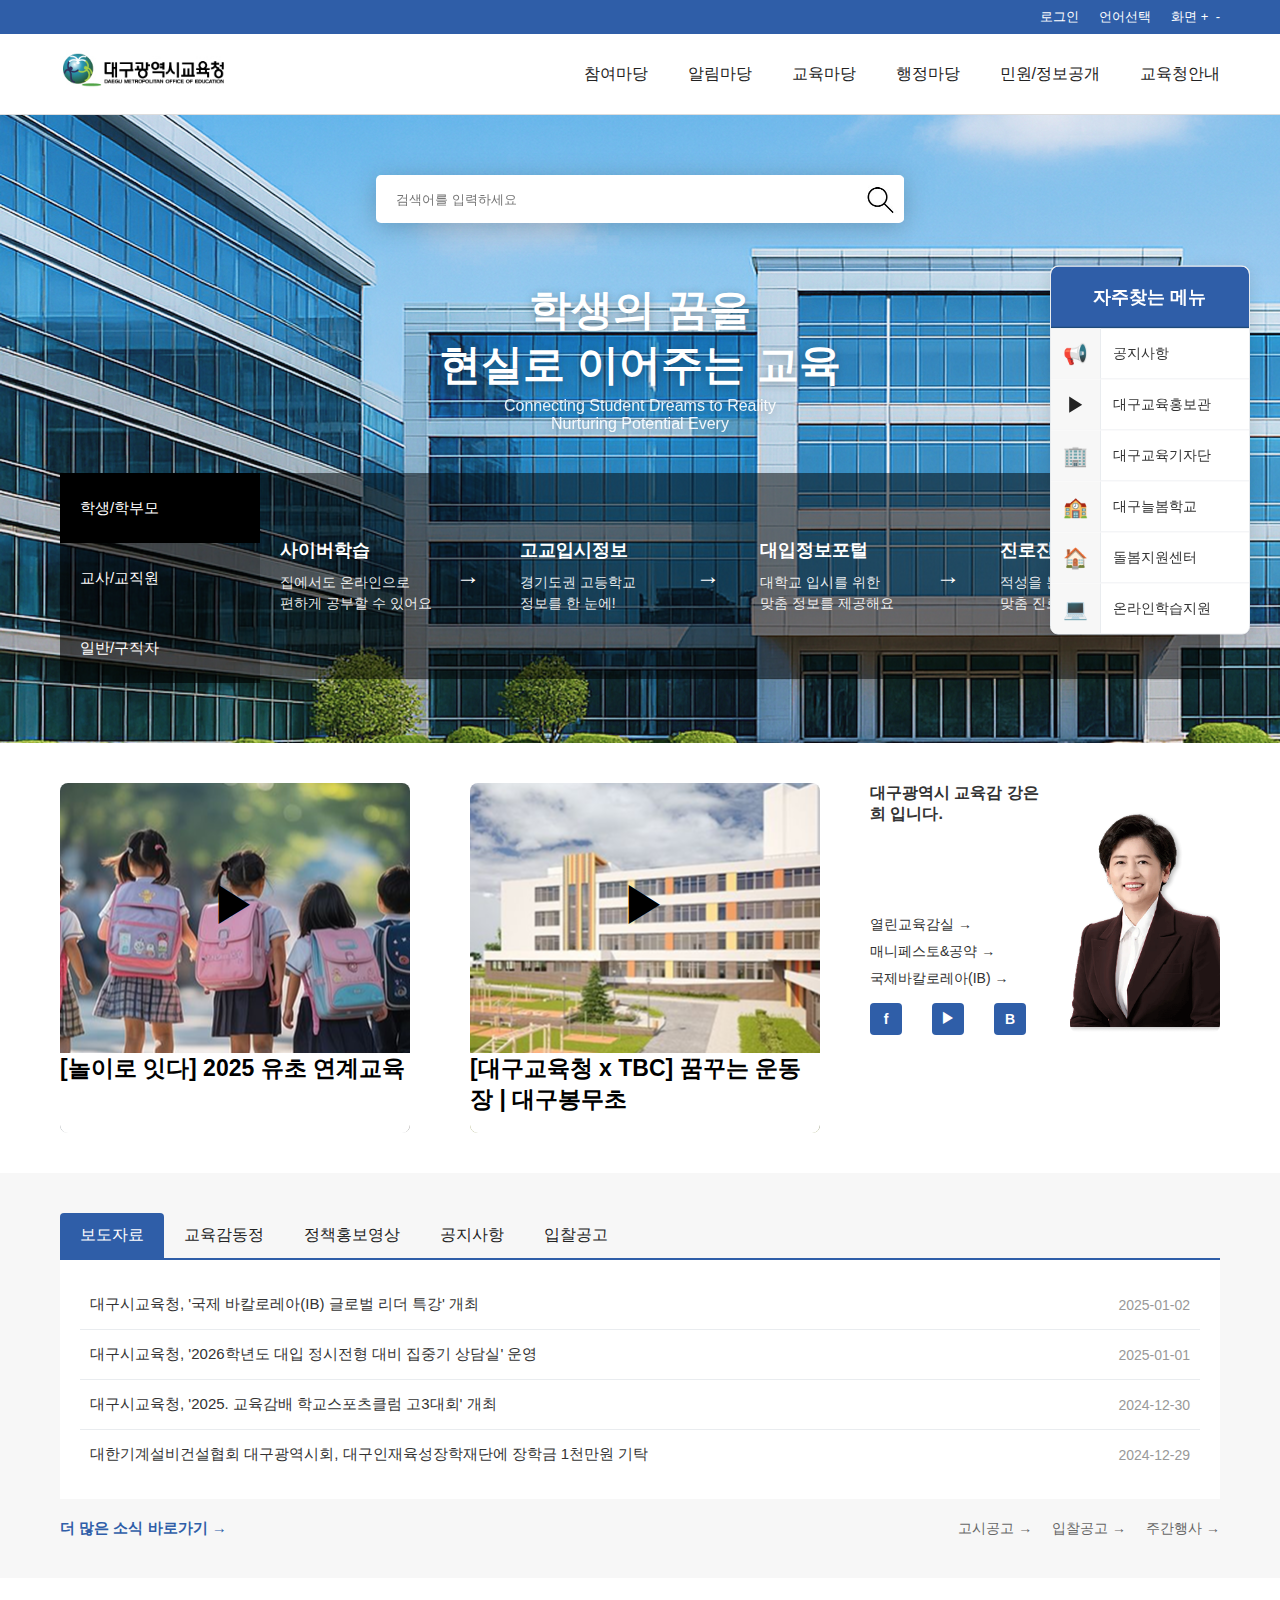
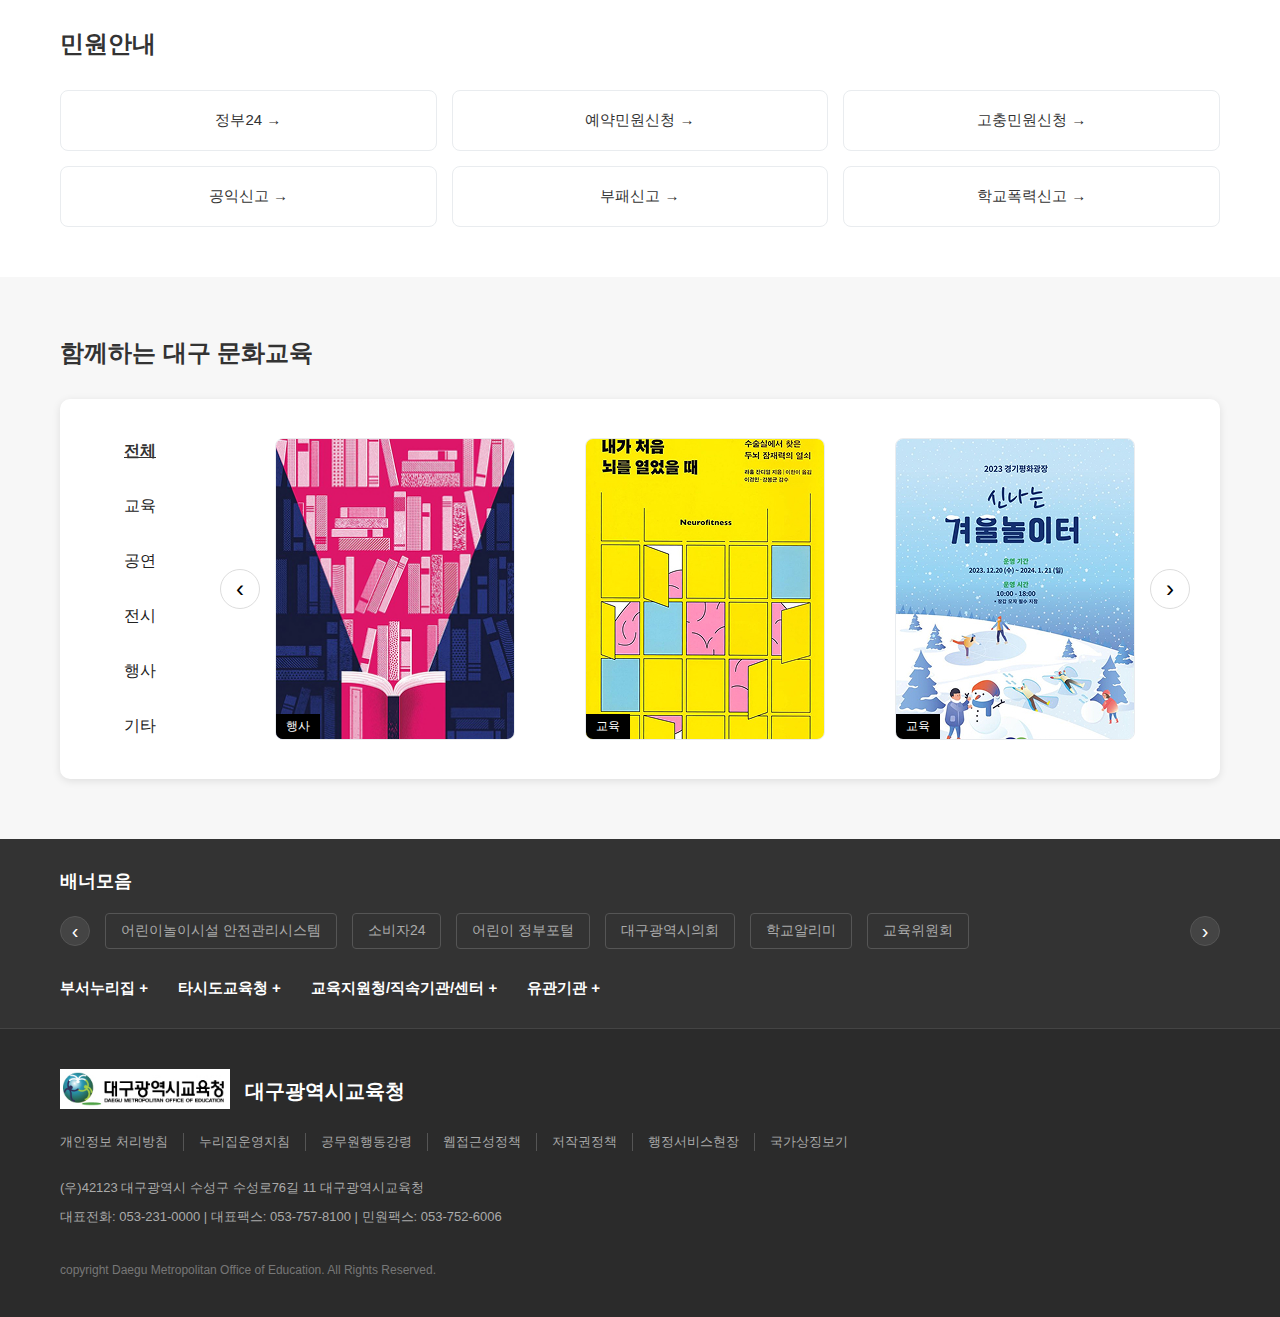
<file: index.html>
<!DOCTYPE html>
<html lang="ko">

<head>
    <!-- 문서 메타 정보 -->
    <meta charset="UTF-8">
    <meta name="viewport" content="width=device-width, initial-scale=1.0">
    <title>대구광역시교육청</title>
    <!-- 스타일시트 및 스크립트 연결 -->
    <link rel="stylesheet" href="css/style.css">
    <script src="script/script.js" defer></script>
</head>

<body>
    <!-- 전체 래퍼 -->
    <div id="wrap">

        <!-- 상단 유틸리티 바 (로그인, 언어선택, 화면크기 조절) -->
        <div class="top-bar">
            <div class="container">
                <ul>
                    <li><a href="#">로그인</a></li>
                    <li><a href="#">언어선택</a></li>
                    <li>화면&nbsp;<a href="#">+</a>&nbsp;&nbsp;<a href="#">-</a></li>
                </ul>
            </div>
        </div>

        <!-- 헤더 영역 (로고 및 메인 네비게이션) -->
        <header id="header">
            <div class="container header-inner">
                <!-- 로고 -->
                <h1 class="logo">
                    <a href="index.html">
                        <img src="images/logo.jpg" alt="로고">
                    </a>
                </h1>

                <!-- 메인 네비게이션 메뉴 -->
                <nav class="manu">
                    <ul>
                        <li class="has-submenu" data-menu="참여마당">
                            <a href="SUB.html">참여마당</a>
                        </li>
                        <li class="has-submenu" data-menu="알림마당">
                            <a href="SUB.html">알림마당</a>
                        </li>
                        <li class="has-submenu" data-menu="교육마당">
                            <a href="SUB.html">교육마당</a>
                        </li>
                        <li class="has-submenu" data-menu="행정마당">
                            <a href="SUB.html">행정마당</a>
                        </li>
                        <li class="has-submenu" data-menu="민원/정보공개">
                            <a href="SUB.html">민원/정보공개</a>
                        </li>
                        <li class="has-submenu" data-menu="교육청안내">
                            <a href="SUB.html">교육청안내</a>
                        </li>
                    </ul>
                    <!-- 서브메뉴 컨테이너 (고정 위치, 내용은 동적으로 변경) -->
                    <div class="submenu-container">
                        <div class="submenu">
                            <div class="submenu-grid" id="submenu-content">
                                <!-- 내용은 JavaScript로 동적으로 채워짐 -->
                            </div>
                        </div>
                    </div>
                </nav>
                <!-- 모바일 햄버거 메뉴 버튼 -->
                <button class="menu-toggle" aria-label="메뉴">
                    <span>-</span>
                    <span></span>
                    <span>-</span>
                </button>
            </div>
        </header>

        <!-- 메인 콘텐츠 영역 -->
        <main>
            <!-- 메인 비주얼 섹션 (히어로 섹션 - 배경 이미지와 메인 콘텐츠) -->
            <section class="main-visual">
                <div class="container">
                    <!-- 검색창 영역 -->
                    <div class="search-box">
                        <input type="text" placeholder="검색어를 입력하세요">
                        <img src="./images/eheqhrl.jpg" usemap="#iconMap" alt="icons">

                        <map name="iconMap">
                            <area shape="rect" coords="3,3,88,82" href="#" alt="search">
                        </map>

                    </div>

                    <!-- 메인 타이틀 텍스트 영역 -->
                    <div class="visual-text">
                        <p class="title">학생의 꿈을<br>
                            현실로 이어주는 교육</p>
                        <p class="title-e">Connecting Student Dreams to Reality<br>
                            Nurturing Potential Every</p>
                    </div>

                    <!-- 대상별 메뉴 및 빠른 링크 래퍼 -->
                    <div class="target-menu-wrapper">
                        <!-- 대상별 메뉴 버튼 (학생/학부모, 교사/교직원, 일반/구직자) -->
                        <div class="target-menu">
                            <button class="target-btn active" data-target="student">학생/학부모</button>
                            <button class="target-btn" data-target="teacher">교사/교직원</button>
                            <button class="target-btn" data-target="general">일반/구직자</button>
                        </div>

                        <!-- 빠른 링크 서브 메뉴 (사이버학습, 고교입시정보, 대입정보포털, 진로진학지원) -->
                        <div class="quick-links-submenu">
                            <div class="quick-links-grid">
                                <article class="quick-link-card">
                                    <h3>사이버학습</h3>
                                    <p>집에서도 온라인으로<br>편하게 공부할 수 있어요</p>
                                    <span class="arrow">→</span>
                                </article>

                                <article class="quick-link-card">
                                    <h3>고교입시정보</h3>
                                    <p>경기도권 고등학교<br>정보를 한 눈에!</p>
                                    <span class="arrow">→</span>
                                </article>

                                <article class="quick-link-card">
                                    <h3>대입정보포털</h3>
                                    <p>대학교 입시를 위한<br>맞춤 정보를 제공해요</p>
                                    <span class="arrow">→</span>
                                </article>

                                <article class="quick-link-card">
                                    <h3>진로진학지원</h3>
                                    <p>적성을 분석하여<br>맞춤 진로를 설정해요</p>
                                    <span class="arrow">→</span>
                                </article>
                            </div>
                        </div>
                    </div>

                </div>
            </section>

            <!-- 메인 정보 섹션 (비디오 카드 및 교육감 소개) -->
            <section class="main-info">
                <div class="container info-inner">

                    <!-- 비디오 카드 영역 (홍보 영상 카드 2개) -->
                    <div class="info-cards">
                        <article class="info-card">
                            <a href="#"><span class="play">▶</span></a>
                            <p class="card-title">[놀이로 잇다] 2025 유초 연계교육</p>
                        </article>

                        <article class="info-card">
                            <a href="#"><span class="play">▶</span></a>
                            <p class="card-title">[대구교육청 x TBC] 꿈꾸는 운동장 | 대구봉무초</p>
                        </article>
                    </div>

                    <!-- 교육감 소개 영역 (사이드바) -->
                    <aside class="info-director">
                        <div class="director-content">
                            <div class="director-wrap">
                                <p class="director-text">대구광역시 교육감 강은희 입니다.</p>
                                <ul class="director-menu">
                                    <li><a href="#">열린교육감실 →</a></li>
                                    <li><a href="#">매니페스토&공약 →</a></li>
                                    <li><a href="#">국제바칼로레아(IB) →</a></li>
                                </ul>
                                <div class="social-icons">
                                    <a href="#" class="social-icon">f</a>
                                    <a href="#" class="social-icon">▶</a>
                                    <a href="#" class="social-icon">B</a>
                                </div>
                            </div>
                            <img src="images/director.png" alt="교육감">
                        </div>
                    </aside>
                </div>
            </section>

            <!-- 자주 찾는 메뉴 섹션 (공지사항, 대구교육홍보관 등) -->
            <aside class="frequent-menu">
                <h2>자주찾는 메뉴</h2>
                <!-- 자주 찾는 메뉴 리스트 -->
                <ul class="frequent-menu-list">
                    <li>
                        <span class="menu-icon">📢</span>
                        <a href="#">공지사항</a>
                    </li>
                    <li>
                        <span class="menu-icon">▶</span>
                        <a href="#">대구교육홍보관</a>
                    </li>
                    <li>
                        <span class="menu-icon">🏢</span>
                        <a href="#">대구교육기자단</a>
                    </li>
                    <li>
                        <span class="menu-icon">🏫</span>
                        <a href="#">대구늘봄학교</a>
                    </li>
                    <li>
                        <span class="menu-icon">🏠</span>
                        <a href="#">돌봄지원센터</a>
                    </li>
                    <li>
                        <span class="menu-icon">💻</span>
                        <a href="#">온라인학습지원</a>
                    </li>
                </ul>
            </aside>

            <!-- 공지사항 및 보도자료 섹션 -->
            <section class="notice-area">
                <div class="container">
                    <!-- 공지사항 탭 메뉴 -->
                    <ul class="notice-tabs">
                        <li class="active">보도자료</li>
                        <li>교육감동정</li>
                        <li>정책홍보영상</li>
                        <li>공지사항</li>
                        <li>입찰공고</li>
                    </ul>

                    <!-- 공지사항 리스트 -->
                    <ul class="notice-list">
                        <li>
                            <a href="#">대구시교육청, '국제 바칼로레아(IB) 글로벌 리더 특강' 개최</a>
                            <span class="date">2025-01-02</span>
                        </li>
                        <li>
                            <a href="#">대구시교육청, '2026학년도 대입 정시전형 대비 집중기 상담실' 운영</a>
                            <span class="date">2025-01-01</span>
                        </li>
                        <li>
                            <a href="#">대구시교육청, '2025. 교육감배 학교스포츠클럼 고3대회' 개최</a>
                            <span class="date">2024-12-30</span>
                        </li>
                        <li>
                            <a href="#">대한기계설비건설협회 대구광역시회, 대구인재육성장학재단에 장학금 1천만원 기탁</a>
                            <span class="date">2024-12-29</span>
                        </li>
                    </ul>

                    <!-- 공지사항 더보기 및 관련 링크 -->
                    <div class="notice-more">
                        <a href="#">더 많은 소식 바로가기 →</a>
                        <div class="notice-links">
                            <a href="#">고시공고 →</a>
                            <a href="#">입찰공고 →</a>
                            <a href="#">주간행사 →</a>
                        </div>
                    </div>

                </div>
            </section>

            <!-- 민원안내 섹션 (정부24, 예약민원신청 등) -->
            <section class="civil-area">
                <div class="container">

                    <h2>민원안내</h2>

                    <!-- 민원 서비스 리스트 -->
                    <ul class="civil-list">
                        <li><a href="#">정부24 →</a></li>
                        <li><a href="#">예약민원신청 →</a></li>
                        <li><a href="#">고충민원신청 →</a></li>
                        <li><a href="#">공익신고 →</a></li>
                        <li><a href="#">부패신고 →</a></li>
                        <li><a href="#">학교폭력신고 →</a></li>
                    </ul>

                </div>
            </section>

            <!-- 문화교육 섹션 (대구 문화교육 프로그램 소개) -->
            <section class="culture-area">
                <div class="container">

                    <h2>함께하는 대구 문화교육</h2>

                    <div class="culture-wrap">
                        <div class="culture-content">
                            <!-- 문화교육 카테고리 탭 -->
                            <ul class="culture-category">
                                <li class="active">전체</li>
                                <li>교육</li>
                                <li>공연</li>
                                <li>전시</li>
                                <li>행사</li>
                                <li>기타</li>
                            </ul>

                            <!-- 문화교육 슬라이더 -->
                            <div class="culture-slider">
                                <button class="slider-btn prev">‹</button>
                                <!-- 문화교육 카드 래퍼 -->
                                <div class="culture-cards-wrapper">
                                    <article class="culture-card">
                                        <div class="culture-card-img">
                                            <div class="culture-overlay-container">
                                                <span class="culture-category-tag">행사</span>
                                                <div class="culture-card-overlay">
                                                    <div class="overlay-content">
                                                        <p class="overlay-period">기간: 2025.12.01 - 2025.12.31</p>
                                                        <p class="overlay-location">장소: 달성도서관</p>
                                                        <p class="overlay-target">대상: 영유아 및 초등학생</p>
                                                        <button class="overlay-more-btn">더보기 +</button>
                                                    </div>
                                                </div>
                                            </div>
                                        </div>
                                    </article>
                                    <article class="culture-card">
                                        <div class="culture-card-img">
                                            <div class="culture-overlay-container">
                                                <span class="culture-category-tag">교육</span>
                                                <div class="culture-card-overlay">
                                                    <div class="overlay-content">
                                                        <p class="overlay-period">기간: 2026.01.10 - 2026.02.28</p>
                                                        <p class="overlay-location">장소: 서부도서관</p>
                                                        <p class="overlay-target">대상: 초등학생1~5학년</p>
                                                        <button class="overlay-more-btn">더보기 +</button>
                                                    </div>
                                                </div>
                                            </div>
                                        </div>
                                    </article>
                                    <article class="culture-card">
                                        <div class="culture-card-img">
                                            <div class="culture-overlay-container">
                                                <span class="culture-category-tag">교육</span>
                                                <div class="culture-card-overlay">
                                                    <div class="overlay-content">
                                                        <p class="overlay-period">기간: 2026.01.10 - 2026.02.21</p>
                                                        <p class="overlay-location">장소: 서부도서관</p>
                                                        <p class="overlay-target">대상: 지역주민</p>
                                                        <button class="overlay-more-btn">더보기 +</button>
                                                    </div>
                                                </div>
                                            </div>
                                        </div>
                                    </article>
                                </div>
                                <button class="slider-btn next">›</button>
                            </div>
                        </div>
                    </div>

                </div>
            </section>

        </main>

        <!-- 푸터 영역 -->
        <footer id="footer">
            <!-- 푸터 상단 영역 (배너 및 링크 그룹) -->
            <div class="footer-top">
                <div class="container">
                    <h3>배너모음</h3>
                    <!-- 배너 슬라이더 -->
                    <div class="banner-slider">
                        <button class="banner-btn prev">‹</button>
                        <!-- 배너 리스트 -->
                        <div class="banner-list">
                            <a href="#">어린이놀이시설 안전관리시스템</a>
                            <a href="#">소비자24</a>
                            <a href="#">어린이 정부포털</a>
                            <a href="#">대구광역시의회</a>
                            <a href="#">학교알리미</a>
                            <a href="#">교육위원회</a>
                        </div>
                        <button class="banner-btn next">›</button>
                    </div>
                    <!-- 푸터 링크 그룹 -->
                    <div class="footer-links">
                        <div class="footer-link-group">
                            <h4>부서누리집 +</h4>
                        </div>
                        <div class="footer-link-group">
                            <h4>타시도교육청 +</h4>
                        </div>
                        <div class="footer-link-group">
                            <h4>교육지원청/직속기관/센터 +</h4>
                        </div>
                        <div class="footer-link-group">
                            <h4>유관기관 +</h4>
                        </div>
                    </div>
                </div>
            </div>
            <!-- 푸터 하단 영역 (로고, 정책 링크, 연락처 정보) -->
            <div class="footer-bottom">
                <div class="container">
                    <div class="footer-info">
                        <!-- 푸터 로고 -->
                        <div class="footer-logo">
                            <a href="index.html">
                                <img src="images/logo.jpg" alt="대구광역시교육청">
                            </a>
                            <h2>대구광역시교육청</h2>
                        </div>
                        <!-- 정책 링크 -->
                        <div class="footer-policy">
                            <a href="#">개인정보 처리방침</a>
                            <a href="#">누리집운영지침</a>
                            <a href="#">공무원행동강령</a>
                            <a href="#">웹접근성정책</a>
                            <a href="#">저작권정책</a>
                            <a href="#">행정서비스현장</a>
                            <a href="#">국가상징보기</a>
                        </div>
                        <!-- 연락처 정보 -->
                        <div class="footer-contact">
                            <p>(우)42123 대구광역시 수성구 수성로76길 11 대구광역시교육청</p>
                            <p>대표전화: 053-231-0000 | 대표팩스: 053-757-8100 | 민원팩스: 053-752-6006</p>
                        </div>
                        <!-- 저작권 정보 -->
                        <p class="copyright">copyright Daegu Metropolitan Office of Education. All Rights Reserved.</p>
                    </div>
                </div>
            </div>
</file>
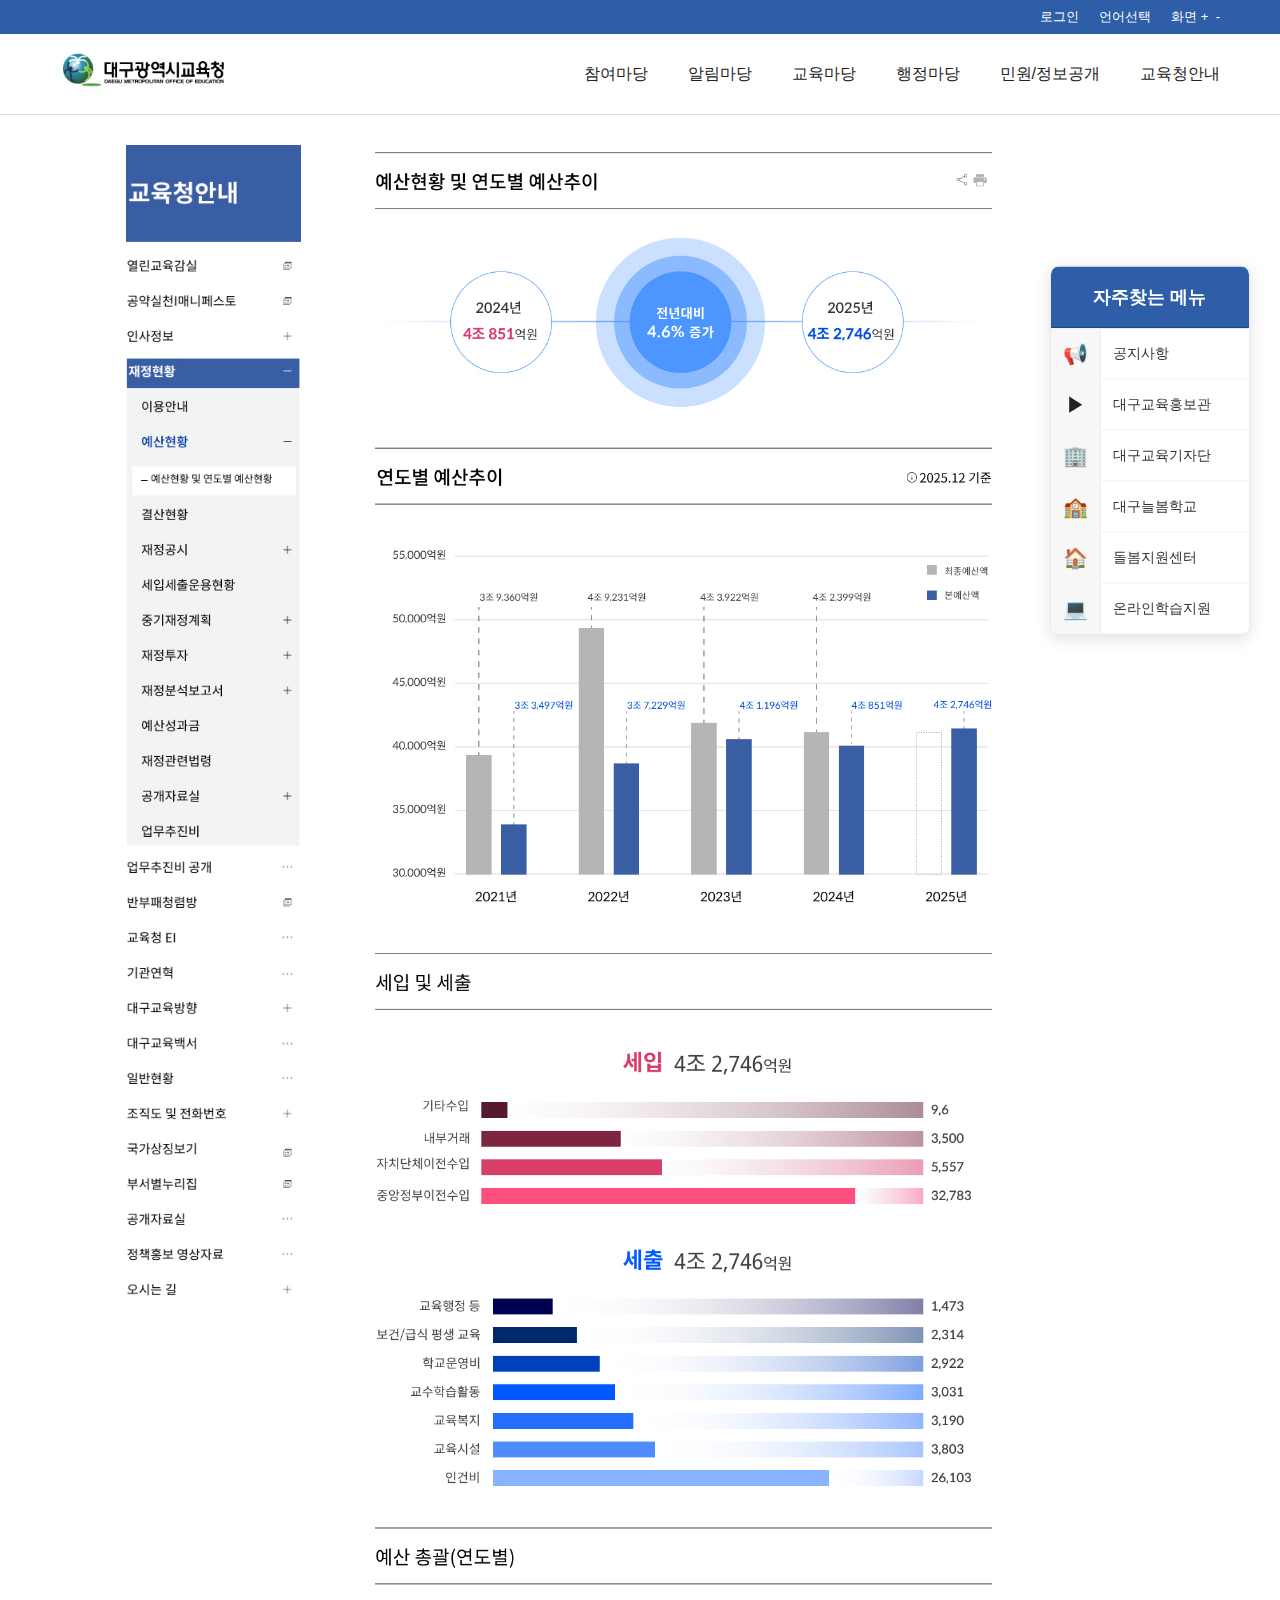
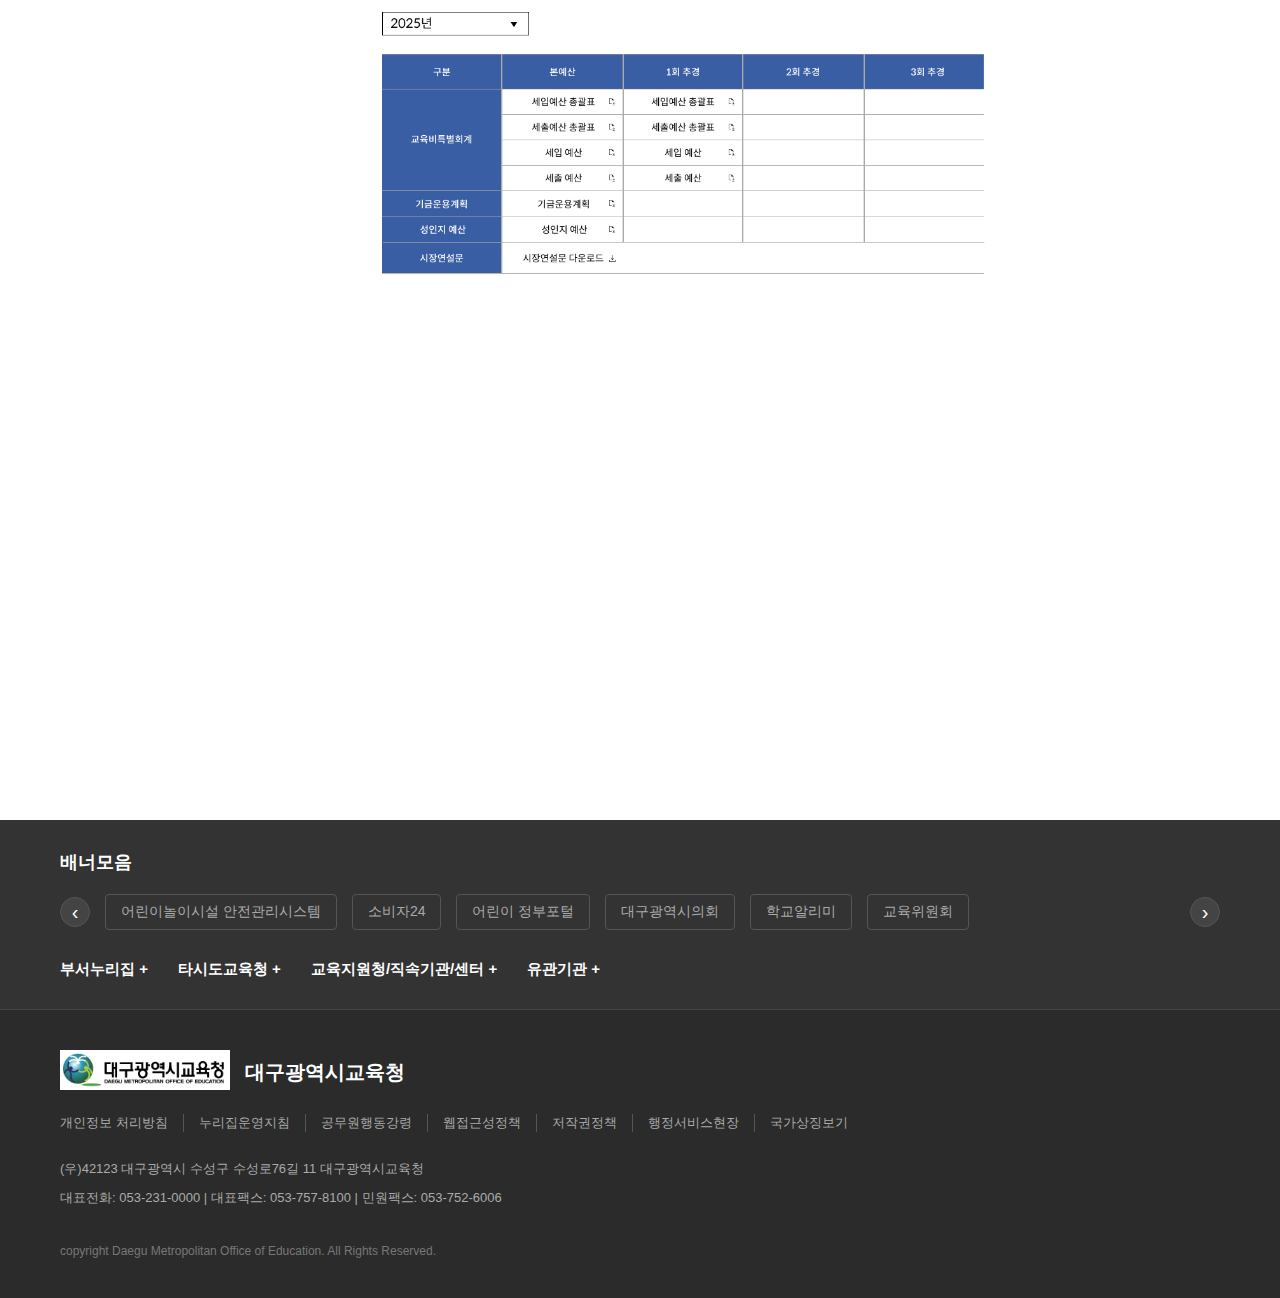
<file: SUB.html>
<!DOCTYPE html>
<html lang="ko">
<head>
    <meta charset="UTF-8">
    <meta name="viewport" content="width=device-width, initial-scale=1.0">
    <title>예산현황 및 연도별 예산추이</title>
    <link rel="stylesheet" href="css/style.css">
    <link rel="stylesheet" href="css/style2.css">
    <script src="script/script.js" defer></script>
</head>
<body>
    <!-- 전체 래퍼 -->
    <div id="wrap">
        <!-- 상단 유틸리티 바 (로그인, 언어선택, 화면크기 조절) -->
        <div class="top-bar">
            <div class="container">
                <ul>
                    <li><a href="#">로그인</a></li>
                    <li><a href="#">언어선택</a></li>
                    <li>화면&nbsp;<a href="#">+</a>&nbsp;&nbsp;<a href="#">-</a></li>
                </ul>
            </div>
        </div>

        <!-- 헤더 영역 (로고 및 메인 네비게이션) -->
        <header id="header">
            <div class="container header-inner">
                <!-- 로고 -->
                <h1 class="logo">
                    <a href="index.html">
                        <img src="images/logo.jpg" alt="로고">
                    </a>
                </h1>

                <!-- 메인 네비게이션 메뉴 -->
                <nav class="manu">
                    <ul>
                        <li class="has-submenu" data-menu="참여마당">
                            <a href="#">참여마당</a>
                        </li>
                        <li class="has-submenu" data-menu="알림마당">
                            <a href="#">알림마당</a>
                        </li>
                        <li class="has-submenu" data-menu="교육마당">
                            <a href="#">교육마당</a>
                        </li>
                        <li class="has-submenu" data-menu="행정마당">
                            <a href="#">행정마당</a>
                        </li>
                        <li class="has-submenu" data-menu="민원/정보공개">
                            <a href="#">민원/정보공개</a>
                        </li>
                        <li class="has-submenu" data-menu="교육청안내">
                            <a href="#">교육청안내</a>
                        </li>
                    </ul>
                    <!-- 서브메뉴 컨테이너 (고정 위치, 내용은 동적으로 변경) -->
                    <div class="submenu-container">
                        <div class="submenu">
                            <div class="submenu-grid" id="submenu-content">
                                <!-- 내용은 JavaScript로 동적으로 채워짐 -->
                            </div>
                        </div>
                    </div>
                </nav>
                <!-- 모바일 햄버거 메뉴 버튼 -->
                <button class="menu-toggle" aria-label="메뉴">
                    <span></span>
                    <span></span>
                    <span></span>
                </button>
            </div>
        </header>

        <!-- 메인 콘텐츠 영역 -->
        <main id="main-content">
            <div class="container main-wrapper">
                <!-- 왼쪽 사이드바 (이미지) -->
                <aside class="left-sidebar">
                    <img src="images2/15_03.jpg" alt="왼쪽 사이드바">
                </aside>

                <!-- 중앙 메인 콘텐츠 (이미지) -->
                <section class="main-content-area">
                    <img src="images2/15_04.jpg" alt="메인 콘텐츠">
                </section>
            </div>

            <!-- 자주 찾는 메뉴 섹션 (공지사항, 대구교육홍보관 등) -->
            <aside class="frequent-menu">
                <h2>자주찾는 메뉴</h2>
                <!-- 자주 찾는 메뉴 리스트 -->
                <ul class="frequent-menu-list">
                    <li>
                        <span class="menu-icon">📢</span>
                        <a href="#">공지사항</a>
                    </li>
                    <li>
                        <span class="menu-icon">▶</span>
                        <a href="#">대구교육홍보관</a>
                    </li>
                    <li>
                        <span class="menu-icon">🏢</span>
                        <a href="#">대구교육기자단</a>
                    </li>
                    <li>
                        <span class="menu-icon">🏫</span>
                        <a href="#">대구늘봄학교</a>
                    </li>
                    <li>
                        <span class="menu-icon">🏠</span>
                        <a href="#">돌봄지원센터</a>
                    </li>
                    <li>
                        <span class="menu-icon">💻</span>
                        <a href="#">온라인학습지원</a>
                    </li>
                </ul>
            </aside>
        </main>

        <!-- 푸터 영역 -->
        <footer id="footer">
            <!-- 푸터 상단 영역 (배너 및 링크 그룹) -->
            <div class="footer-top">
                <div class="container">
                    <h3>배너모음</h3>
                    <!-- 배너 슬라이더 -->
                    <div class="banner-slider">
                        <button class="banner-btn prev">‹</button>
                        <!-- 배너 리스트 -->
                        <div class="banner-list">
                            <a href="#">어린이놀이시설 안전관리시스템</a>
                            <a href="#">소비자24</a>
                            <a href="#">어린이 정부포털</a>
                            <a href="#">대구광역시의회</a>
                            <a href="#">학교알리미</a>
                            <a href="#">교육위원회</a>
                        </div>
                        <button class="banner-btn next">›</button>
                    </div>
                    <!-- 푸터 링크 그룹 -->
                    <div class="footer-links">
                        <div class="footer-link-group">
                            <h4>부서누리집 +</h4>
                        </div>
                        <div class="footer-link-group">
                            <h4>타시도교육청 +</h4>
                        </div>
                        <div class="footer-link-group">
                            <h4>교육지원청/직속기관/센터 +</h4>
                        </div>
                        <div class="footer-link-group">
                            <h4>유관기관 +</h4>
                        </div>
                    </div>
                </div>
            </div>
            <!-- 푸터 하단 영역 (로고, 정책 링크, 연락처 정보) -->
            <div class="footer-bottom">
                <div class="container">
                    <div class="footer-info">
                        <!-- 푸터 로고 -->
                        <div class="footer-logo">
                            <a href="index.html">
                                <img src="images/logo.jpg" alt="대구광역시교육청">
                            </a>
                            <h2>대구광역시교육청</h2>
                        </div>
                        <!-- 정책 링크 -->
                        <div class="footer-policy">
                            <a href="#">개인정보 처리방침</a>
                            <a href="#">누리집운영지침</a>
                            <a href="#">공무원행동강령</a>
                            <a href="#">웹접근성정책</a>
                            <a href="#">저작권정책</a>
                            <a href="#">행정서비스현장</a>
                            <a href="#">국가상징보기</a>
                        </div>
                        <!-- 연락처 정보 -->
                        <div class="footer-contact">
                            <p>(우)42123 대구광역시 수성구 수성로76길 11 대구광역시교육청</p>
                            <p>대표전화: 053-231-0000 | 대표팩스: 053-757-8100 | 민원팩스: 053-752-6006</p>
                        </div>
                        <!-- 저작권 정보 -->
                        <p class="copyright">copyright Daegu Metropolitan Office of Education. All Rights Reserved.</p>
                    </div>
                </div>
            </div>
        </footer>
    </div>
</body>
</html>
</file>
<file: css/style.css>
@charset "UTF-8";

/* =====================
   초기화 및 공통 스타일
===================== */

/* 전체 요소 초기화 */
* {
    margin: 0;
    padding: 0;
    box-sizing: border-box;
}

/* 리스트 스타일 제거 */
ul {
    list-style: none;
}

/* 링크 기본 스타일 제거 */
a {
    text-decoration: none;
    color: inherit;
}

/* 본문 기본 스타일 */
body {
    min-width: 1200px;
    font-family: "Noto Sans KR", sans-serif;
    color: #222;
    background: #f7f7f7;
}

/* 전체 래퍼 */
#wrap {
    width: 100%;
    min-height: 100vh;
}

/* 컨테이너 (최대 너비 1200px, 중앙 정렬) */
.container {
    max-width: 1200px;
    width: 100%;
    margin: 0 auto;
    padding: 0 20px;
}

/* =====================
    상단 유틸리티 바 (로그인, 언어선택, 화면크기 조절)
===================== */
.top-bar {
    width: 100%;
    background: #2f5ea8;
    color: #fff;
    font-size: 13px;
}

/* 상단 바 메뉴 리스트 */
.top-bar ul {
    display: flex;
    justify-content: flex-end;
    gap: 20px;
    padding: 8px 0;
}

/* 상단 바 링크 스타일 */
.top-bar a {
    color: #fff;
    transition: opacity 0.3s;
}

/* 상단 바 링크 호버 효과 */
.top-bar a:hover {
    opacity: 0.8;
}

/* =====================
    헤더 영역 (로고 및 메인 네비게이션)
===================== */
#header {
    width: 100%;
    border-bottom: 1px solid #ddd;
    background: #fff;
    position: relative;
}

/* 헤더 내부 레이아웃 */
.header-inner {
    display: flex;
    align-items: center;
    justify-content: space-between;
    height: 80px;
    position: relative;
}

/* 로고 이미지 */
.logo img {
    height: 40px;
}

/* 메인 네비게이션 메뉴 */
.manu {
    position: relative;
}

.manu ul {
    display: flex;
    gap: 40px;
    font-weight: 500;
    position: relative;
}

/* 메인 네비게이션 메뉴 아이템 */
.manu ul li {
    position: relative;
}

/* 메인 네비게이션 링크 호버 효과 */
.manu > ul > li > a:hover {
    color: #2f5ea8;
}

/* 서브메뉴가 있는 메뉴 아이템 */
.has-submenu {
    position: relative;
}

/* 서브메뉴 컨테이너 (고정 위치) */
.submenu-container {
    position: absolute;
    top: calc(100% + 10px);
    left: 50%;
    transform: translateX(-50%) translateY(-10px);
    width: 900px;
    max-width: calc(100vw - 40px);
    opacity: 0;
    visibility: hidden;
    transition: all 0.3s ease;
    z-index: 1000;
    pointer-events: none;
}

/* 서브메뉴 표시 (호버 시) */
.manu:hover .submenu-container,
.submenu-container:hover {
    opacity: 1;
    visibility: visible;
    transform: translateX(-50%) translateY(0);
    pointer-events: auto;
}

/* 서브메뉴 */
.submenu {
    background: #fff;
    width: 100%;
    box-shadow: 0 4px 20px rgba(0, 0, 0, 0.15);
    border-radius: 8px;
    padding: 25px;
    border: 1px solid #e9ecef;
}

/* 메인 메뉴와 서브메뉴 사이 연결 영역 (호버 유지) */
.manu::after {
    content: '';
    position: absolute;
    top: 100%;
    left: 0;
    right: 0;
    height: 15px;
    z-index: 999;
}

/* 서브메뉴 그리드 */
.submenu-grid {
    display: grid;
    grid-template-columns: repeat(4, 1fr);
    gap: 12px;
}

/* 서브메뉴 아이템 */
.submenu-item {
    display: flex;
    align-items: center;
    justify-content: space-between;
    padding: 12px 15px;
    color: #333;
    font-size: 14px;
    font-weight: 400;
    border-radius: 6px;
    transition: all 0.2s ease;
    text-decoration: none;
}

/* 서브메뉴 아이콘 */
.submenu-item span {
    color: #999;
    font-size: 12px;
    margin-left: 8px;
    transition: color 0.2s ease;
}

/* 서브메뉴 아이템 호버 효과 */
.submenu-item:hover {
    background: #2f5ea8;
    color: #fff;
}

.submenu-item:hover span {
    color: #fff;
}

/* 모바일 햄버거 메뉴 버튼 */
.menu-toggle {
    display: none;
    flex-direction: column;
    gap: 5px;
    background: none;
    border: none;
    cursor: pointer;
    padding: 5px;
}

/* 햄버거 메뉴 아이콘 (3개 선) */
.menu-toggle span {
    width: 25px;
    height: 3px;
    background: #333;
    display: block;
    transition: all 0.3s;
}

@media (max-width: 768px) {
    .menu-toggle {
        display: flex;
    }

    .manu {
        display: none;
    }

    .header-inner {
        padding: 0 15px;
    }

    .manu ul {
        gap: 20px;
        font-size: 14px;
    }
}

/* =====================
    메인 비주얼 섹션 (히어로 섹션 - 배경 이미지와 메인 콘텐츠)
===================== */
.main-visual {
    width: 100%;
    min-height: 520px;
    background-color: #2f5ea8;
    position: relative;
    color: #fff;
    padding: 60px 0;
    overflow: hidden;
}

/* 배경 이미지 슬라이더 컨테이너 */
.main-visual::before {
    content: '';
    position: absolute;
    top: 0;
    left: 0;
    width: 200%;
    height: 100%;
    background: 
        url("../images/Frame 1.jpg") no-repeat left top,
        url("../images/Frame 1.jpg") no-repeat right top;
    background-size: 1920px auto;
    background-position: 0 0, 1920px 0;
    z-index: 0;
    transition: filter 0.4s ease;
    filter: blur(0);
    animation: slideBackground 20s linear infinite;
}

/* 배경 슬라이드 애니메이션 */
@keyframes slideBackground {
    0% {
        transform: translateX(0);
    }
    100% {
        transform: translateX(-50%);
    }
}

/* 검색창 호버 시 배경 흐릿하게 */
.main-visual:has(.search-box:hover)::before {
    filter: blur(8px);
}

/* 대상별 메뉴 버튼 호버 시 배경 흐릿하게 */
.main-visual:has(.target-btn:hover)::before {
    filter: blur(8px);
}

/* 빠른 링크 카드 호버 시 배경 흐릿하게 */
.main-visual:has(.quick-link-card:hover)::before {
    filter: blur(8px);
}


/* 메인 비주얼 내부 컨테이너 */
.main-visual .container {
    position: relative;
    z-index: 2;
    display: flex;
    flex-direction: column;
    align-items: center;
    justify-content: center;
    animation: fadeInUp 0.8s ease-out;
}

/* 페이드인 업 애니메이션 */
@keyframes fadeInUp {
    from {
        opacity: 0;
        transform: translateY(30px);
    }
    to {
        opacity: 1;
        transform: translateY(0);
    }
}

.visual-inner {
    width: 1200px;
    margin: 0 auto;
    padding-top: 60px;
}

/* 검색창 영역 */
.search-box {
    display: flex;
    justify-content: center;
    align-items: center;
    margin-bottom: 20px;
    gap: 0;
    animation: fadeInUp 0.8s ease-out 0.2s both;
    filter: drop-shadow(0 4px 12px rgba(0, 0, 0, 0.2));
}

/* 검색 입력창 */
.search-box input {
    width: 480px;
    height: 48px;
    margin-top: 0px;
    border-radius: 5px 0 0 5px;
    border: none;
    padding: 0 20px;
}

/* 검색창 돋보기 아이콘 */
.search-box img {
    width: 48px;
    height: 48px;
    object-fit: contain;
    border-radius: 0 5px 5px 0;
    background: #fff;
    border-left: none;
}

/* 검색 버튼 */
.search-box button {
    width: 48px;
    height: 48px;
    margin-left: -48px;
    background: #2f5ea8;
    border: none;
    cursor: pointer;
    border-radius: 0 5px 5px 0;
    position: relative;
}

/* 검색 버튼 아이콘 */
.search-box button::after {
    content: "🔍";
    font-size: 20px;
    position: absolute;
    top: 50%;
    left: 50%;
    transform: translate(-50%, -50%);
}

/* 메인 타이틀 텍스트 영역 */
.visual-text {
    text-align: center;
    margin-top: 40px;
    text-shadow: 0 2px 10px rgba(0, 0, 0, 0.3);
    animation: fadeInUp 1s ease-out 0.3s both;
}

/* 메인 타이틀 (한글) */
.visual-text .title {
    font-size: 42px;
    font-weight: 700;
    line-height: 1.3;
}

/* 메인 타이틀 (영문) */
.visual-text .title-e {
    margin-top: 5px;
    font-size: 16px;
    opacity: 0.9;
}

/* 대상별 메뉴 래퍼 (학생/학부모, 교사/교직원, 일반/구직자) */
.target-menu-wrapper {
    margin-top: 40px;
    position: relative;
    display: flex;
    align-items: flex-start;
    gap: 0;
    width: 100%;
    max-width: 1200px;
}

/* 대상별 메뉴 버튼 컨테이너 */
.target-menu {
    display: flex;
    flex-direction: column;
    gap: 0;
    min-width: 200px;
}

/* 대상별 메뉴 버튼 */
.target-menu button {
    width: 200px;
    height: 70px;
    border: none;
    background: rgba(0, 0, 0, 0.6);
    color: #fff;
    cursor: pointer;
    font-size: 15px;
    font-weight: 500;
    transition: all 0.3s;
    text-align: left;
    padding: 0 20px;
    position: relative;
    display: flex;
    align-items: center;
}

/* 대상별 메뉴 버튼 호버 효과 */
.target-menu button:hover {
    background: rgba(0, 0, 0, 0.6);
}

/* 대상별 메뉴 버튼 활성화 상태 (검정 배경) */
.target-menu button.active {
    background: #000;
    color: #fff;
}

/* 빠른 링크 서브 메뉴 (사이버학습, 고교입시정보 등) */
.quick-links-submenu {
    flex: 1;
    display: none;
    margin-left: 0;
    animation: slideIn 0.3s ease-out;
}

/* 빠른 링크 서브 메뉴 활성화 상태 */
.quick-links-submenu.active {
    display: flex;
    align-items: center;
}

/* 서브 메뉴 슬라이드 인 애니메이션 */
@keyframes slideIn {
    from {
        opacity: 0;
        transform: translateX(-20px);
    }

    to {
        opacity: 1;
        transform: translateX(0);
    }
}

/* 빠른 링크 그리드 레이아웃 */
.quick-links-submenu .quick-links-grid {
    display: flex;
    gap: 0;
    flex-wrap: nowrap;
    width: 100%;
    align-items: stretch;
}

/* 카드 구분선 (화살표) */
.card-separator {
    display: flex;
    align-items: center;
    justify-content: center;
    color: #fff;
    font-size: 24px;
    font-weight: bold;
    padding: 0 10px;
}

/* =====================
    빠른 링크 (서브 메뉴용)
===================== */
.quick-links {
    background: #fff;
    padding: 40px 0;
}

/* 빠른 링크 카드 (서브 메뉴 내) */
.quick-links-submenu .quick-link-card {
    flex: 1;
    min-width: 200px;
    background: rgba(0, 0, 0, 0.5);
    padding: 65px 20px;
    border-radius: 0;
    position: relative;
    transition: background 0.3s ease;
    border: none;
    color: #fff;
    display: flex;
    flex-direction: column;
    justify-content: center;
    cursor: pointer;
}

/* 빠른 링크 카드 호버 효과 (투명 검정 → 완전 검정) */
.quick-links-submenu .quick-link-card:hover {
    background: #000;
}

/* 빠른 링크 카드 제목 */
.quick-links-submenu .quick-link-card h3 {
    font-size: 18px;
    font-weight: 600;
    margin-bottom: 10px;
    color: #fff;
}

/* 빠른 링크 카드 설명 */
.quick-links-submenu .quick-link-card p {
    font-size: 14px;
    color: rgba(255, 255, 255, 0.9);
    line-height: 1.5;
    margin: 0;
}

/* 빠른 링크 카드 화살표 아이콘 */
.quick-links-submenu .quick-link-card .arrow {
    position: absolute;
    right: 20px;
    top: 50%;
    transform: translateY(-50%);
    font-size: 24px;
    color: #fff;
    font-weight: bold;
}

/* =====================
    반응형 디자인 (태블릿 및 모바일)
===================== */

/* 태블릿 크기 (1200px 이하) */
@media (max-width: 1200px) {
    .container {
        max-width: 100%;
        padding: 0 20px;
    }

    .target-menu-wrapper {
        flex-direction: column;
        max-width: 100%;
    }

    .target-menu {
        flex-direction: row;
        width: 100%;
    }

    .target-menu button {
        width: auto;
        flex: 1;
        height: 60px;
    }

    .quick-links-submenu {
        margin-left: 0;
        padding-left: 0;
        margin-top: 20px;
    }

    .quick-links-submenu .quick-links-grid {
        flex-wrap: wrap;
    }

    .card-separator {
        display: none;
    }

    .main-visual {
        background-attachment: scroll;
    }
}

@media (max-width: 768px) {
    .container {
        padding: 0 15px;
    }

    .main-visual {
        min-height: 400px;
        padding: 40px 0;
    }

    .search-box input {
        width: 100%;
        max-width: 480px;
    }

    .visual-text .title {
        font-size: 28px;
    }

    .target-menu {
        flex-direction: column;
    }

    .target-menu button {
        width: 100%;
    }

    .quick-links-submenu .quick-link-card {
        min-width: 100%;
    }

    .frequent-menu {
        position: relative;
        right: auto;
        top: auto;
        transform: none;
        width: 100%;
        max-height: none;
        margin: 20px 0;
    }

    .info-inner {
        flex-direction: column;
    }

    .info-cards {
        flex-direction: column;
    }

    .info-director {
        width: 100%;
    }

    .culture-content {
        flex-direction: column;
    }

    .civil-list {
        grid-template-columns: repeat(2, 1fr);
    }
}

/* =====================
    빠른 링크 (일반 섹션용 - 다른 곳에서 사용)
===================== */
.quick-links-grid {
    display: grid;
    grid-template-columns: repeat(4, 1fr);
    gap: 20px;
}

/* 빠른 링크 카드 (일반) */
.quick-link-card {
    background: #f8f9fa;
    padding: 30px 20px;
    border-radius: 8px;
    position: relative;
    transition: all 0.3s ease;
    border: 1px solid #e9ecef;
    cursor: pointer;
}

/* 빠른 링크 카드 호버 효과 */
.quick-link-card:hover {
    background: #fff;
    transform: translateY(-5px);
    box-shadow: 0 8px 20px rgba(0, 0, 0, 0.12);
    border-color: #2f5ea8;
}

/* 빠른 링크 카드 제목 */
.quick-link-card h3 {
    font-size: 18px;
    font-weight: 600;
    margin-bottom: 10px;
    color: #2f5ea8;
}

/* 빠른 링크 카드 설명 */
.quick-link-card p {
    font-size: 14px;
    color: #666;
    line-height: 1.5;
}

/* 빠른 링크 카드 화살표 */
.quick-link-card .arrow {
    position: absolute;
    right: 20px;
    top: 30px;
    font-size: 24px;
    color: #2f5ea8;
    font-weight: bold;
}

/* =====================
    메인 정보 섹션 (비디오 카드 및 교육감 소개)
===================== */
.main-info {
    width: 100%;
    background: #fff;
    padding: 40px 0;
    animation: fadeIn 0.8s ease-out;
}

@keyframes fadeIn {
    from {
        opacity: 0;
    }
    to {
        opacity: 1;
    }
}

/* 메인 정보 내부 레이아웃 */
.info-inner {
    display: flex;
    gap: 30px;
    align-items: flex-start;
}

/* 비디오 카드 컨테이너 */
.info-cards {
    flex: 1;
    display: flex;
    gap: 60px;
}

/* 비디오 카드 */
.info-card {
    background: #f0f0f0;
    position: relative;
    border-radius: 8px;
    overflow: hidden;
    min-height: 350px;
    display: flex;
    align-items: flex-end;
    background-size: cover;
    background-position: center;
    transition: transform 0.3s ease, box-shadow 0.3s ease;
    cursor: pointer;
}

.info-card:hover {
    transform: translateY(-5px);
    box-shadow: 0 8px 20px rgba(0, 0, 0, 0.15);
}

/* 첫 번째 비디오 카드 배경 (보라색 그라데이션) */
.info-card:first-child {
    background: url(../images/news1.png)no-repeat center;
}

/* 두 번째 비디오 카드 배경 (핑크 그라데이션) */
.info-card:last-child {
    background: url(../images/news2.png)no-repeat center;
}

/* 비디오 카드 제목 */
.info-card .card-title {
    font-size: 23px;
    font-weight: 600;
    color: #000000;
    z-index: 2;
    position: relative;
    background-color: rgb(255, 255, 255);
    width: 350px;
    height: 80px;
}

/* 비디오 재생 버튼 아이콘 */
.info-card .play {

    position: absolute;
    top: 35%;
    left: 50%;
    transform: translate(-50%, -50%);
    font-size: 48px;
    color: black;
    z-index: 1;
}

/* 교육감 소개 영역 (사이드바) */
.info-director {
    width: 350px;
}

/* 교육감 콘텐츠 레이아웃 */
.director-content {
    display: flex;
    gap: 20px;
    align-items: flex-start;
}

/* 교육감 텍스트 영역 */
.director-wrap {
    flex: 1;
    display: flex;
    flex-direction: column;
}

/* 교육감 사진 */
.director-content img {
    width: 150px;
    height: 250px;
    object-fit: cover;
    border-radius: 8px;
    display: block;
}

/* 교육감 관련 메뉴 (인사말, 비전, 정책) */
.director-menu {
    margin-top: 80px;
    display: flex;
    flex-direction: column;
    gap: 8px;
}

/* 교육감 메뉴 링크 */
.director-menu li a {
    font-size: 14px;
    color: #333;
    transition: color 0.3s;
}

/* 교육감 메뉴 링크 호버 효과 */
.director-menu li a:hover {
    color: #2f5ea8;
}

/* 교육감 소개 텍스트 */
.director-text {
    font-size: 16px;
    font-weight: 600;
    color: #333;
    margin-bottom: 10px;
}

/* 소셜 아이콘 컨테이너 */
.social-icons {
    display: flex;
    gap: 30px;
    margin-top: 15px;
}

/* 소셜 아이콘 */
.social-icon {
    width: 32px;
    height: 32px;
    background: #2f5ea8;
    color: #fff;
    display: flex;
    align-items: center;
    justify-content: center;
    border-radius: 4px;
    font-size: 14px;
    font-weight: bold;
}

/* =====================
    자주 찾는 메뉴 섹션 (오른쪽 고정 사이드바)
===================== */
.frequent-menu {
    position: fixed;
    right: 30px;
    top: 50%;
    transform: translateY(-50%);
    width: 200px;
    background: #fff;
    padding: 0;
    border-radius: 8px;
    box-shadow: 0 4px 16px rgba(0, 0, 0, 0.12);
    z-index: 1000;
    max-height: 80vh;
    overflow-y: auto;
    border: 1px solid #e9ecef;
}

/* 자주 찾는 메뉴 제목 */
.frequent-menu h2 {
    font-size: 18px;
    margin: 0;
    color: #fff;
    background: #2f5ea8;
    padding: 18px 20px;
    font-weight: 600;
    text-align: center;
    border-radius: 8px 8px 0 0;
    border-bottom: 2px solid #1e4a7a;
}

/* 자주 찾는 메뉴 리스트 (세로 레이아웃) */
.frequent-menu-list {
    display: flex;
    flex-direction: column;
    gap: 0;
    padding: 0;
    margin: 0;
}

/* 자주 찾는 메뉴 아이템 */
.frequent-menu-list li {
    background: #fff;
    padding: 0;
    border-bottom: 1px solid #e9ecef;
    display: flex;
    align-items: center;
    transition: all 0.2s ease;
    position: relative;
}

.frequent-menu-list li:last-child {
    border-bottom: none;
}

/* 자주 찾는 메뉴 아이템 호버 효과 */
.frequent-menu-list li:hover {
    background: #f0f7ff;
    transform: translateX(-3px);
    transition: all 0.2s ease;
}

.frequent-menu-list li:hover::before {
    content: '';
    position: absolute;
    left: 0;
    top: 0;
    bottom: 0;
    width: 3px;
    background: #2f5ea8;
}

.frequent-menu-list li:hover a {
    color: #2f5ea8;
    font-weight: 600;
}

.frequent-menu-list li:hover .menu-icon {
    background: #e6f2ff;
}

/* 메뉴 아이콘 */
.menu-icon {
    font-size: 20px;
    width: 50px;
    height: 50px;
    display: flex;
    align-items: center;
    justify-content: center;
    background: #f7f7f7;
    flex-shrink: 0;
    border-right: 1px solid #e9ecef;
    transition: all 0.2s ease;
}

/* 자주 찾는 메뉴 링크 */
.frequent-menu-list a {
    font-size: 14px;
    color: #333;
    font-weight: 400;
    padding: 15px 15px 15px 12px;
    flex: 1;
    display: block;
    transition: all 0.2s ease;
    text-decoration: none;
}

/* =====================
    공지사항 및 보도자료 섹션
===================== */
.notice-area {
    width: 100%;
    background: #f7f7f7;
    padding: 40px 0;
    animation: fadeIn 0.8s ease-out;
}

/* 공지사항 탭 메뉴 */
.notice-tabs {
    display: flex;
    border-bottom: 2px solid #2f5ea8;
}

/* 공지사항 탭 아이템 */
.notice-tabs li {
    padding: 12px 20px;
    cursor: pointer;
    transition: all 0.3s;
    border-radius: 4px 4px 0 0;
}

/* 공지사항 탭 호버 효과 */
.notice-tabs li:hover {
    background: rgba(47, 94, 168, 0.1);
}

/* 공지사항 탭 활성화 상태 */
.notice-tabs .active {
    background: #2f5ea8;
    color: #fff;
}

/* 공지사항 리스트 컨테이너 */
.notice-list {
    background: #fff;
    padding: 20px;
}

/* 공지사항 리스트 아이템 */
.notice-list li {
    display: flex;
    justify-content: space-between;
    padding: 15px 10px;
    border-bottom: 1px solid #e9ecef;
    align-items: center;
}

/* 공지사항 리스트 마지막 아이템 (구분선 제거) */
.notice-list li:last-child {
    border-bottom: none;
}

/* 공지사항 링크 */
.notice-list a {
    color: #333;
    font-size: 15px;
    flex: 1;
}

/* 공지사항 링크 호버 효과 */
.notice-list a:hover {
    color: #2f5ea8;
    text-decoration: underline;
}

/* 공지사항 날짜 */
.notice-list .date {
    color: #999;
    font-size: 14px;
    margin-left: 20px;
}

/* 공지사항 더보기 영역 */
.notice-more {
    margin-top: 20px;
    display: flex;
    justify-content: space-between;
    align-items: center;
}

/* 공지사항 더보기 링크 */
.notice-more>a {
    color: #2f5ea8;
    font-weight: 600;
    font-size: 15px;
}

/* 공지사항 관련 링크 컨테이너 */
.notice-links {
    display: flex;
    gap: 20px;
}

/* 공지사항 관련 링크 */
.notice-links a {
    color: #666;
    font-size: 14px;
}

/* =====================
    민원안내 섹션
===================== */
.civil-area {
    width: 100%;
    padding: 50px 0;
    background: #fff;
    animation: fadeIn 0.8s ease-out;
}

/* 민원안내 제목 */
.civil-area h2 {
    font-size: 24px;
    margin-bottom: 30px;
    color: #333;
}

/* 민원 서비스 리스트 (그리드 레이아웃) */
.civil-list {
    display: grid;
    grid-template-columns: repeat(3, 1fr);
    gap: 15px;
}

/* 민원 서비스 아이템 */
.civil-list li {
    border: 1px solid #e9ecef;
    padding: 20px;
    text-align: center;
    background: #fff;
    border-radius: 8px;
    transition: all 0.3s ease;
    cursor: pointer;
}

/* 민원 서비스 아이템 호버 효과 */
.civil-list li:hover {
    background: #f0f7ff;
    border-color: #2f5ea8;
    transform: translateY(-3px);
    box-shadow: 0 4px 12px rgba(47, 94, 168, 0.15);
}

/* 민원 서비스 링크 */
.civil-list a {
    color: #333;
    font-size: 15px;
    font-weight: 500;
}

/* =====================
    문화교육 섹션
===================== */
.culture-area {
    width: 100%;
    background: #f7f7f7;
    padding: 60px 0;
    animation: fadeIn 0.8s ease-out;
}

/* 문화교육 제목 */
.culture-area h2 {
    font-size: 24px;
    margin-bottom: 30px;
    color: #333;
}

/* 문화교육 래퍼 */
.culture-wrap {
    background: #fff;
    padding: 30px;
    border-radius: 10px;
    box-shadow: 0 2px 8px rgba(0, 0, 0, 0.1);
}

/* 문화교육 콘텐츠 레이아웃 */
.culture-content {
    display: flex;
    gap: 30px;
}

/* 문화교육 카테고리 탭 */
.culture-category {
    display: flex;
    flex-direction: column;
    gap: 10px;
    min-width: 100px;
}

/* 문화교육 카테고리 아이템 */
.culture-category li {
    padding: 12px 20px;
    cursor: pointer;
    border-radius: 6px;
    transition: all 0.3s;
    text-align: center;
}

/* 문화교육 카테고리 호버 효과 */
.culture-category li:hover {
    background: #f0f0f0;
}

/* 문화교육 카테고리 활성화 상태 */
.culture-category .active {
    background: transparent;
    color: #333;
    font-weight: 600;
    text-decoration: underline;
    border-radius: 0;
}

/* 문화교육 슬라이더 */
.culture-slider {
    flex: 1;
    display: flex;
    align-items: center;
    gap: 15px;
    position: relative;
}

/* 슬라이더 버튼 (이전/다음) */
.slider-btn {
    width: 40px;
    height: 40px;
    border: 1px solid #ddd;
    background: #fff;
    border-radius: 50%;
    cursor: pointer;
    font-size: 24px;
    display: flex;
    align-items: center;
    justify-content: center;
    transition: all 0.3s;
}

/* 슬라이더 버튼 호버 효과 */
.slider-btn:hover {
    background: #2f5ea8;
    color: #fff;
    border-color: #2f5ea8;
}

/* 문화교육 카드 래퍼 */
.culture-cards-wrapper {
    flex: 1;
    display: flex;
    gap: 70px;
    overflow: hidden;
}

/* 문화교육 카드 */
.culture-card {
    min-width: 240px;
    border-radius: 8px;
    overflow: hidden;
    border: 1px solid #e9ecef;
    transition: transform 0.3s ease, box-shadow 0.3s ease;
    cursor: pointer;
}

.culture-card:hover {
    transform: translateY(-5px);
    box-shadow: 0 8px 20px rgba(0, 0, 0, 0.12);
}

/* 문화교육 카드 이미지 */
.culture-card-img {
    width: 100%;
    height: 300px;
    background: url(../images/Rectangle\ 173.jpg)no-repeat;
    background-size: cover;
    background-position: center;
    position: relative;
    overflow: hidden;
}

/* 두 번째 문화교육 카드 이미지 (핑크 그라데이션) */
.culture-card:nth-child(2) .culture-card-img {
    background: url(../images/Rectangle\ 174.jpg)no-repeat;
}

/* 세 번째 문화교육 카드 이미지 (파란색 그라데이션) */
.culture-card:nth-child(3) .culture-card-img {
    background: url(../images/Rectangle\ 175.jpg)no-repeat;
}

/* 문화교육 카드 콘텐츠 - 제거됨 (이미지로 전체 채움) */

/* 문화교육 카테고리 태그 (평소: 이미지 하단, 호버 시: 오버레이 상단) */
.culture-category-tag {
    display: inline-block;
    padding: 4px 10px;
    background: #000;
    border-radius: 0;
    font-size: 12px;
    color: #fff;
    position: absolute;
    bottom: 0.5px;
    z-index: 3;
    transition: all 0.3s ease-out;
}

/* 문화교육 카드 오버레이 (호버 시 슬라이드 업) */
.culture-card-overlay {
    position: absolute;
    bottom: 0;
    left: 0;
    width: 100%;
    height: 40%;
    background: rgba(0, 0, 0, 0.75);
    transform: translateY(100%);
    transition: transform 0.3s ease-out;
    z-index: 2;
}

/* 카드 이미지 호버 시 오버레이 슬라이드 업 */
.culture-card-img:hover .culture-card-overlay {
    transform: translateY(0);
}

/* 카드 이미지 호버 시 태그가 오버레이 상단으로 올라감 */
.culture-card-img:hover .culture-category-tag {
    bottom: auto;
    top: calc(49% + 10px);
    transform: translateY(0);
}

/* 오버레이 콘텐츠 */
.overlay-content {
    padding: 15px;
    height: 100%;
    display: flex;
    flex-direction: column;
    justify-content: center;
    color: #fff;
}

/* 오버레이 텍스트 스타일 */
.overlay-content p {
    font-size: 12px;
    margin: 3px 0;
    color: #fff;
    line-height: 1.4;
}

.overlay-period,
.overlay-location,
.overlay-target {
    font-size: 12px;
    color: #fff;
}

/* 오버레이 더보기 버튼 */
.overlay-more-btn {
    margin-top: 8px;
    padding: 4px 10px;
    background: transparent;
    color: #fff;
    border: 1px solid #fff;
    border-radius: 4px;
    font-size: 11px;
    cursor: pointer;
    align-self: flex-end;
    transition: all 0.3s;
}

.overlay-more-btn:hover {
    background: #fff;
    color: #000;
}

/* 문화교육 카드 제목 */
.culture-card-content h3 {
    font-size: 16px;
    font-weight: 600;
    margin-bottom: 8px;
    color: #333;
}

/* 문화교육 카드 설명 */
.culture-card-content p {
    font-size: 14px;
    color: #666;
    line-height: 1.5;
}

/* 더보기 버튼 */
.more-btn {
    margin-top: 10px;
    padding: 6px 12px;
    background: #00000088;
    color: #fff;
    border: none;
    border-radius: 4px;
    font-size: 12px;
    cursor: pointer;
}

/* =====================
    푸터 영역
===================== */
#footer {
    width: 100%;
    background: #2b2b2b;
    color: #aaa;
}

/* 푸터 상단 영역 (배너 및 링크 그룹) */
.footer-top {
    background: #333;
    padding: 30px 0;
    border-bottom: 1px solid #444;
}

/* 푸터 상단 제목 */
.footer-top h3 {
    color: #fff;
    font-size: 18px;
    margin-bottom: 20px;
}

/* 배너 슬라이더 */
.banner-slider {
    display: flex;
    align-items: center;
    gap: 15px;
    margin-bottom: 30px;
}

/* 배너 슬라이더 버튼 */
.banner-btn {
    width: 30px;
    height: 30px;
    border: 1px solid #555;
    background: #444;
    color: #fff;
    border-radius: 50%;
    cursor: pointer;
    font-size: 20px;
    display: flex;
    align-items: center;
    justify-content: center;
}

/* 배너 리스트 */
.banner-list {
    flex: 1;
    display: flex;
    gap: 15px;
    overflow: hidden;
}

/* 배너 링크 */
.banner-list a {
    color: #aaa;
    font-size: 14px;
    white-space: nowrap;
    padding: 8px 15px;
    border: 1px solid #555;
    border-radius: 4px;
    transition: all 0.3s;
}

/* 배너 링크 호버 효과 */
.banner-list a:hover {
    color: #fff;
    border-color: #2f5ea8;
}

/* 푸터 링크 그룹 */
.footer-links {
    display: flex;
    gap: 30px;
}

/* 푸터 링크 그룹 제목 */
.footer-link-group h4 {
    color: #fff;
    font-size: 15px;
    cursor: pointer;
    transition: color 0.3s;
}

/* 푸터 링크 그룹 제목 호버 효과 */
.footer-link-group h4:hover {
    color: #2f5ea8;
}

/* 푸터 하단 영역 (로고, 정책 링크, 연락처 정보) */
.footer-bottom {
    padding: 40px 0;
}

/* 푸터 정보 컨테이너 */
.footer-info {
    display: flex;
    flex-direction: column;
    gap: 20px;
}

/* 푸터 로고 */
.footer-logo {
    display: flex;
    align-items: center;
    gap: 15px;
}

/* 푸터 로고 이미지 */
.footer-logo img {
    height: 40px;
}

/* 푸터 로고 텍스트 */
.footer-logo h2 {
    color: #fff;
    font-size: 20px;
}

/* 정책 링크 컨테이너 */
.footer-policy {
    display: flex;
    flex-wrap: wrap;
    gap: 15px;
}

/* 정책 링크 */
.footer-policy a {
    color: #aaa;
    font-size: 13px;
    padding-right: 15px;
    border-right: 1px solid #555;
}

/* 정책 링크 마지막 아이템 (구분선 제거) */
.footer-policy a:last-child {
    border-right: none;
}

/* 정책 링크 호버 효과 */
.footer-policy a:hover {
    color: #fff;
}

/* 연락처 정보 */
.footer-contact {
    color: #aaa;
    font-size: 13px;
    line-height: 1.8;
}

/* 연락처 정보 문단 */
.footer-contact p {
    margin: 5px 0;
}

/* 저작권 정보 */
.copyright {
    color: #777;
    font-size: 12px;
    margin-top: 10px;
}

/* =====================
    추가 반응형 스타일 (작은 모바일)
===================== */
@media (max-width: 480px) {
    .container {
        padding: 0 10px;
    }

    .main-visual {
        min-height: 350px;
        padding: 30px 0;
    }

    .visual-text .title {
        font-size: 24px;
    }

    .visual-text .title-e {
        font-size: 14px;
    }

    .frequent-menu {
        position: relative;
        right: auto;
        top: auto;
        transform: none;
        width: 100%;
        max-height: none;
        margin: 20px 0;
    }

    .civil-list {
        grid-template-columns: 1fr;
    }

    .culture-cards-wrapper {
        flex-direction: column;
    }

    .culture-card {
        min-width: 100%;
    }

    .footer-policy {
        flex-direction: column;
        gap: 10px;
    }

    .footer-policy a {
        border-right: none;
        border-bottom: 1px solid #555;
        padding-bottom: 10px;
    }

    .footer-policy a:last-child {
        border-bottom: none;
    }
}
</file>
<file: css/style2.css>
@charset "UTF-8";

/* 메인 콘텐츠 영역 레이아웃 */
#main-content {
    background: #ffffff;
    padding: 30px 0;
    min-height: calc(100vh - 200px);
}

.main-wrapper {
    display: flex;
    gap: 20px;
    max-width: 1400px;
    margin: 0 auto;
}

/* 왼쪽 사이드바 (이미지) */
.left-sidebar {
    flex-shrink: 0;
    margin-left: 106px;
}

.left-sidebar img {
    width: 80%;
    height: auto;
    display: block;
    max-width: 100%;
}

/* 중앙 메인 콘텐츠 (이미지) */
.main-content-area {
    flex: 1;
}

.main-content-area img {
    width: 70%;
    height: auto;
    display: block;
    max-width: 100%;
}

/* 반응형 디자인 */
@media (max-width: 1200px) {
    .main-wrapper {
        flex-direction: column;
    }
    
    .left-sidebar {
        width: 100%;
    }
}
</file>
